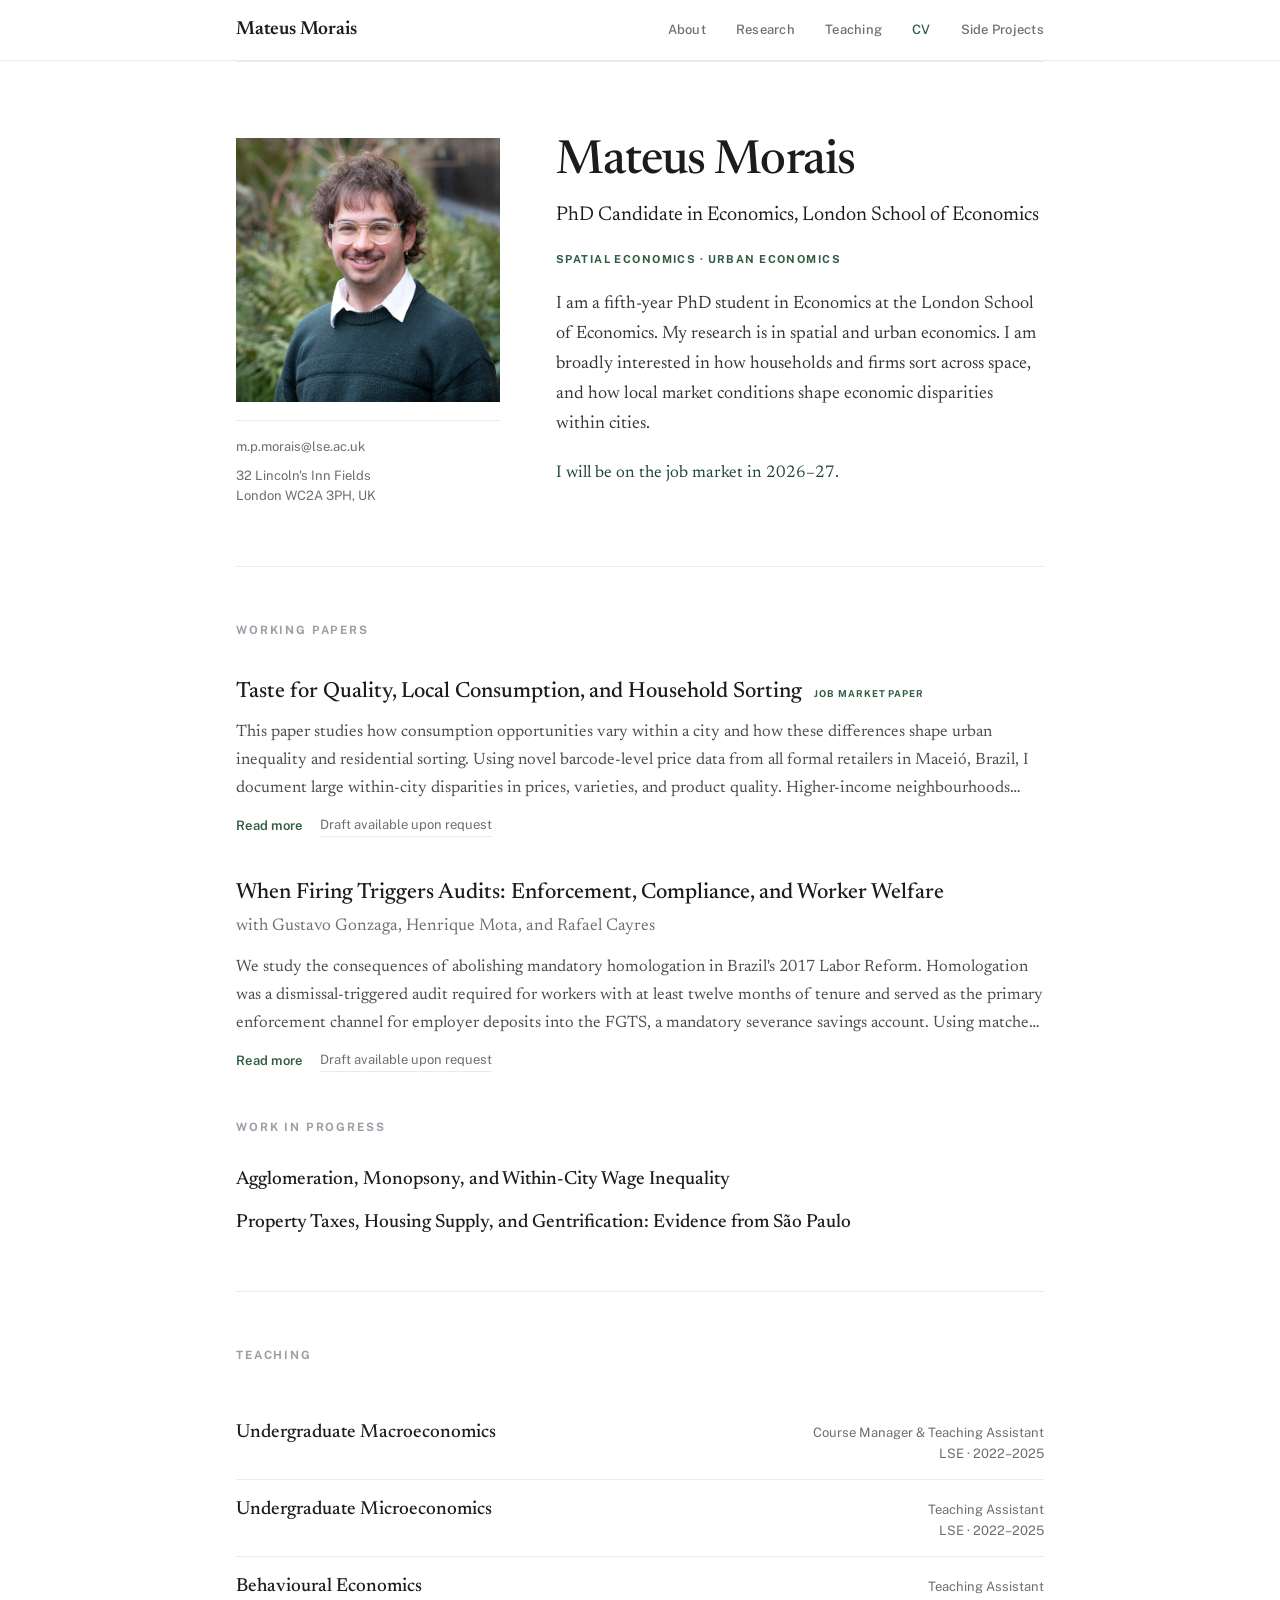
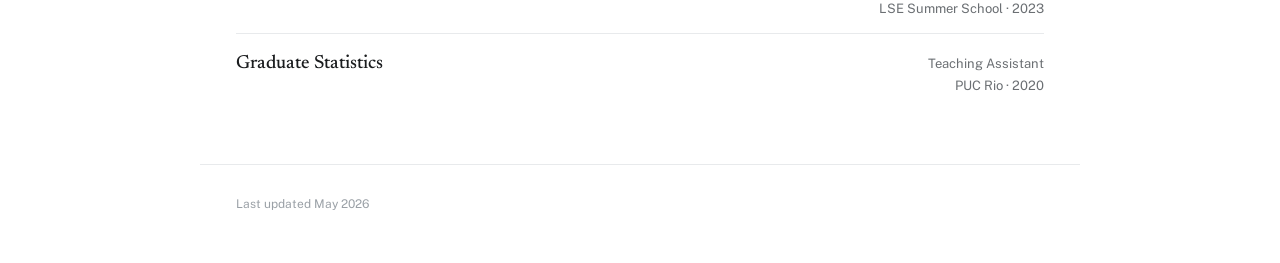
<file: index.html>
<!DOCTYPE html>
<html lang="en">
<head>
  <meta charset="UTF-8">
  <meta name="viewport" content="width=device-width, initial-scale=1.0">
  <meta name="description" content="Mateus Morais – PhD Candidate in Economics at the London School of Economics, researching spatial and urban economics.">
  <title>Mateus Morais</title>
  <!-- Open Graph / social preview -->
  <meta property="og:type" content="profile">
  <meta property="og:url" content="https://mateusmorais.com/">
  <meta property="og:title" content="Mateus Morais – PhD Candidate in Economics">
  <meta property="og:description" content="PhD Candidate in Economics at the London School of Economics. Research in spatial and urban economics. On the job market 2026–27.">
  <meta property="og:image" content="https://mateusmorais.com/photo.jpg">
  <meta property="og:image:width" content="648">
  <meta property="og:image:height" content="648">
  <meta name="twitter:card" content="summary">
  <meta name="twitter:title" content="Mateus Morais – PhD Candidate in Economics">
  <meta name="twitter:description" content="PhD Candidate in Economics at the London School of Economics. Research in spatial and urban economics.">
  <meta name="twitter:image" content="https://mateusmorais.com/photo.jpg">
  <!-- Structured data -->
  <script type="application/ld+json">
  {
    "@context": "https://schema.org",
    "@type": "Person",
    "name": "Mateus Morais",
    "url": "https://mateusmorais.com",
    "image": "https://mateusmorais.com/photo.jpg",
    "jobTitle": "PhD Candidate in Economics",
    "affiliation": {
      "@type": "Organization",
      "name": "London School of Economics"
    },
    "email": "m.p.morais@lse.ac.uk",
    "sameAs": [],
    "description": "PhD Candidate in Economics at the London School of Economics, researching spatial and urban economics."
  }
  </script>
  <!-- Google tag (gtag.js) -->
  <script async src="https://www.googletagmanager.com/gtag/js?id=G-FE8JDE9V4Y"></script>
  <script>
    window.dataLayer = window.dataLayer || [];
    function gtag(){dataLayer.push(arguments);}
    gtag('js', new Date());
    gtag('config', 'G-FE8JDE9V4Y');
  </script>
  <link rel="preconnect" href="https://fonts.googleapis.com">
  <link rel="preconnect" href="https://fonts.gstatic.com" crossorigin>
  <link href="https://fonts.googleapis.com/css2?family=Newsreader:ital,opsz,wght@0,6..72,400;0,6..72,500;0,6..72,600;1,6..72,400;1,6..72,500&family=Public+Sans:wght@400;500;600;700&display=swap" rel="stylesheet">
  <style>
    *, *::before, *::after { box-sizing: border-box; margin: 0; padding: 0; }

    :root {
      --paper:   #ffffff;
      --ink:     #1a1c1e;
      --body:    #34363a;
      --abstract:#4a4d51;
      --muted:   #6b6f73;
      --faint:   #9aa0a6;
      --rule:    #e8eaec;
      --green:   #2f5d43;
      --green-d: #1e4631;
      --nav-h:   60px;
    }

    html { scroll-behavior: smooth; scroll-padding-top: var(--nav-h); }

    body {
      font-family: "Newsreader", Georgia, serif;
      font-optical-sizing: auto;
      font-size: 18px;
      line-height: 1.66;
      color: var(--ink);
      background: var(--paper);
      -webkit-font-smoothing: antialiased;
      text-rendering: optimizeLegibility;
    }

    .sans { font-family: "Public Sans", sans-serif; }

    /* ── Nav ── */
    nav {
      position: sticky; top: 0; z-index: 100;
      background: rgba(255, 255, 255, 0.9);
      backdrop-filter: blur(10px); -webkit-backdrop-filter: blur(10px);
      border-bottom: 1px solid var(--rule);
    }
    .nav-inner {
      max-width: 880px; margin: 0 auto; padding: 0 36px; height: var(--nav-h);
      display: flex; align-items: center; justify-content: space-between; gap: 24px;
    }
    .nav-name {
      font-family: "Newsreader", serif;
      font-size: 19px; font-weight: 600; letter-spacing: -0.01em;
      color: var(--ink); text-decoration: none;
    }
    .nav-links {
      display: flex; flex-wrap: wrap; gap: 12px 30px; align-items: center;
    }
    .nav-links a {
      font-family: "Public Sans", sans-serif;
      font-size: 13px; font-weight: 500; letter-spacing: 0.02em;
      color: var(--muted); text-decoration: none;
      transition: color 0.18s ease;
    }
    .nav-links a:hover { color: var(--green); }
    .nav-links a.nav-cv { color: var(--green); }
    .nav-links a.nav-cv:hover { color: var(--green-d); }

    main { max-width: 880px; margin: 0 auto; padding: 0 36px; }

    /* ── About ── */
    #about { padding: 76px 0 60px; }
    .about-grid {
      display: grid; grid-template-columns: 264px 1fr;
      gap: 56px; align-items: start;
    }
    .about-photo { display: flex; flex-direction: column; }
    .about-photo img {
      width: 100%; height: auto; display: block;
      aspect-ratio: 1 / 1; object-fit: cover; object-position: center top;
    }
    .photo-info {
      margin-top: 18px; padding-top: 16px;
      border-top: 1px solid var(--rule);
      display: flex; flex-direction: column; gap: 9px;
    }
    .photo-info a, .photo-info span {
      font-family: "Public Sans", sans-serif;
      font-size: 13px; line-height: 1.5; color: var(--muted);
      text-decoration: none;
    }
    .photo-info a:hover { color: var(--green); }
    .photo-info-address { display: flex; flex-direction: column; gap: 1px; }

    .about-text h1 {
      font-size: 47px; font-weight: 500; letter-spacing: -0.02em;
      line-height: 1.04; margin-bottom: 12px;
    }
    .about-text .role {
      font-size: 20px; color: var(--ink);
      margin-bottom: 6px;
    }
    .about-text .fields {
      font-family: "Public Sans", sans-serif;
      font-size: 11px; font-weight: 700; letter-spacing: 0.13em;
      text-transform: uppercase; color: var(--green);
      margin: 18px 0 22px;
    }
    .about-text .bio {
      margin-bottom: 15px; color: var(--body); text-wrap: pretty;
    }
    .jm-note {
      margin-top: 20px;
      font-size: 17px; color: var(--green-d);
    }

    /* ── Sections ── */
    section { padding: 54px 0; border-top: 1px solid var(--rule); }

    .section-label {
      font-family: "Public Sans", sans-serif;
      font-size: 11.5px; font-weight: 700; letter-spacing: 0.16em;
      text-transform: uppercase; color: var(--faint);
      margin-bottom: 38px;
    }
    .section-sublabel {
      font-family: "Public Sans", sans-serif;
      font-size: 11.5px; font-weight: 700; letter-spacing: 0.16em;
      text-transform: uppercase; color: var(--faint);
      margin: 46px 0 30px;
    }

    /* ── Papers ── */
    .paper { margin-bottom: 42px; }
    .paper:last-child { margin-bottom: 0; }
    .paper-title-row {
      display: flex; align-items: baseline; gap: 12px; flex-wrap: wrap;
      margin-bottom: 5px;
    }
    .paper-title {
      font-size: 22px; font-weight: 500; line-height: 1.32; color: var(--ink);
    }
    .jmp-badge {
      font-family: "Public Sans", sans-serif;
      font-size: 9.5px; font-weight: 700; letter-spacing: 0.1em;
      text-transform: uppercase; color: var(--green);
      white-space: nowrap; flex-shrink: 0;
    }
    .paper-authors {
      font-size: 17px; color: var(--muted); margin-bottom: 8px;
    }
    .abstract-text {
      font-size: 16.5px; line-height: 1.7; color: var(--abstract);
      margin-top: 11px; text-wrap: pretty;
      display: -webkit-box;
      -webkit-line-clamp: 3;
      -webkit-box-orient: vertical;
      overflow: hidden;
    }
    .abstract-text.expanded {
      display: block;
      -webkit-line-clamp: unset;
      overflow: visible;
    }
    .paper-actions {
      display: flex; align-items: center; flex-wrap: wrap; gap: 18px;
      margin-top: 12px;
      font-family: "Public Sans", sans-serif; font-size: 13px;
    }
    .abstract-toggle {
      background: none; border: none; padding: 0; cursor: pointer;
      font-family: "Public Sans", sans-serif; font-size: 13px; font-weight: 600;
      letter-spacing: 0.02em; color: var(--green);
    }
    .abstract-toggle:hover { color: var(--green-d); }
    .paper-link {
      font-size: 13px; color: var(--muted); text-decoration: none;
      border-bottom: 1px solid var(--rule); padding-bottom: 1px;
    }
    .paper-link:hover { color: var(--green); border-color: var(--green); }

    .wip-title {
      font-size: 19px; font-weight: 500; line-height: 1.4;
      margin-bottom: 16px; text-wrap: pretty;
    }
    .wip-title:last-child { margin-bottom: 0; }

    /* ── Teaching ── */
    .teaching-item {
      display: flex; justify-content: space-between; align-items: baseline;
      flex-wrap: wrap; gap: 4px 24px; padding: 14px 0;
      border-bottom: 1px solid var(--rule);
    }
    .teaching-item:last-child { border-bottom: none; }
    .teaching-course { font-size: 19px; font-weight: 500; }
    .teaching-meta {
      font-family: "Public Sans", sans-serif;
      font-size: 13px; color: var(--muted); text-align: right; flex-shrink: 0;
    }

    footer {
      max-width: 880px; margin: 0 auto;
      padding: 30px 36px 48px; border-top: 1px solid var(--rule);
      font-family: "Public Sans", sans-serif;
      font-size: 12px; color: var(--faint);
    }

    @media (max-width: 720px) {
      body { font-size: 17px; }
      .nav-name { display: none; }
      .nav-links { gap: 12px 18px; }
      .nav-inner, main, footer { padding-left: 22px; padding-right: 22px; }
      .about-grid { grid-template-columns: 1fr; gap: 30px; }
      .about-photo { max-width: 300px; margin: 0 auto; }
      .photo-info { align-items: center; text-align: center; }
      .about-text h1 { font-size: 38px; text-align: center; }
      .about-text .role { text-align: center; }
      .about-text .fields { text-align: center; }
      .teaching-item { flex-direction: column; gap: 2px; }
      .teaching-meta { text-align: left; }
    }
  </style>
</head>
<body>

  <nav>
    <div class="nav-inner">
      <a href="#about" class="nav-name">Mateus Morais</a>
      <div class="nav-links">
        <a href="#about">About</a>
        <a href="#research">Research</a>
        <a href="#teaching">Teaching</a>
        <a href="cv.html" class="nav-cv">CV</a>
        <a href="projects.html">Side Projects</a>
      </div>
    </div>
  </nav>

  <main>

    <section id="about">
      <div class="about-grid">
        <div class="about-photo">
          <img src="photo.jpg" width="648" height="648" alt="Mateus Morais">
          <div class="photo-info">
            <a href="mailto:m.p.morais@lse.ac.uk">m.p.morais@lse.ac.uk</a>
            <div class="photo-info-address">
              <span>32 Lincoln's Inn Fields</span>
              <span>London WC2A 3PH, UK</span>
            </div>
          </div>
        </div>
        <div class="about-text">
          <h1>Mateus Morais</h1>
          <p class="role">PhD Candidate in Economics, London School of Economics</p>
          <p class="fields">Spatial Economics &middot; Urban Economics</p>
          <p class="bio">
            I am a fifth-year PhD student in Economics at the London School of
            Economics. My research is in spatial and urban economics. I am broadly interested in how households and firms sort across space, and how local market conditions shape economic disparities within cities.
          </p>
          <p class="jm-note">I will be on the job market in 2026–27.</p>
        </div>
      </div>
    </section>

    <section id="research">
      <p class="section-label">Working Papers</p>

      <div class="paper">
        <div class="paper-title-row">
          <span class="paper-title">Taste for Quality, Local Consumption, and Household Sorting</span>
          <span class="jmp-badge">Job Market Paper</span>
        </div>
        <p class="abstract-text" id="abs-1">
          This paper studies how consumption opportunities vary within a city and how these
          differences shape urban inequality and residential sorting. Using novel barcode-level
          price data from all formal retailers in Maceió, Brazil, I document large within-city
          disparities in prices, varieties, and product quality. Higher-income neighbourhoods
          offer greater variety and quality at systematically higher prices. To interpret these
          patterns, I develop a quantitative spatial model in which households value varieties
          and quality differently by income, and firms choose both locations and product
          assortments. In this environment, neighbourhood composition affects the market size
          for a given variety, creating consumption externalities: households benefit from
          living near others with similar preferences because it expands the set of varieties
          they can access. The model clarifies how these endogenous differences in product
          availability and pricing generate an amenity that attracts richer households and
          amplifies spatial inequality. A counterfactual that eliminates local shopping frictions
          substantially reduces income-gradient sorting, quantifying how endogenous retail supply
          amplifies spatial inequality through the consumption channel.
        </p>
        <div class="paper-actions">
          <button class="abstract-toggle" data-target="abs-1">Read more</button>
          <a href="mailto:m.p.morais@lse.ac.uk?subject=Draft request: Taste for Quality, Local Consumption, and Household Sorting" class="paper-link">Draft available upon request</a>
        </div>
      </div>

      <div class="paper">
        <div class="paper-title-row">
          <span class="paper-title">When Firing Triggers Audits: Enforcement, Compliance, and Worker Welfare</span>
        </div>
        <p class="paper-authors">with Gustavo Gonzaga, Henrique Mota, and Rafael Cayres</p>
        <p class="abstract-text" id="abs-2">
          We study the consequences of abolishing mandatory homologation in Brazil's 2017 Labor
          Reform. Homologation was a dismissal-triggered audit required for workers with at least
          twelve months of tenure and served as the primary enforcement channel for employer
          deposits into the FGTS, a mandatory severance savings account. Using matched
          employer–employee administrative data and a differences-in-differences design that
          compares workers at 11 versus 12 months of tenure before and after the reform, we find
          that unjustified dismissal rates at 11 months fell by 0.524 percentage points — about
          16% of the pre-reform level. Effects are largest in small firms, low-inspection sectors,
          and among less-educated workers, consistent with non-compliance being more prevalent
          where oversight is weakest. We then estimate a search-and-matching model with learning
          and endogenous compliance, disciplined by the full tenure-hazard profile. Estimated on
          pre-reform data only, the model predicts that the month-11 spike disappears after
          homologation is removed — an out-of-sample prediction confirmed by the data. The model
          implies that routine inspections alone are insufficient to sustain compliance, so the
          reform increases evasion. Although job stability improves, within the model per-worker
          welfare falls by 0.92 monthly wages because the loss of enforced savings contributions
          outweighs the reduction in anticipatory dismissals. Overall, enforcement design matters
          as much as statutory firing costs.
        </p>
        <div class="paper-actions">
          <button class="abstract-toggle" data-target="abs-2">Read more</button>
          <a href="mailto:m.p.morais@lse.ac.uk?subject=Draft request: When Firing Triggers Audits" class="paper-link">Draft available upon request</a>
        </div>
      </div>

      <p class="section-sublabel">Work in Progress</p>

      <p class="wip-title">Agglomeration, Monopsony, and Within-City Wage Inequality</p>
      <p class="wip-title">Property Taxes, Housing Supply, and Gentrification: Evidence from São Paulo</p>

    </section>

    <section id="teaching">
      <p class="section-label">Teaching</p>

      <div class="teaching-item">
        <p class="teaching-course">Undergraduate Macroeconomics</p>
        <p class="teaching-meta">Course Manager &amp; Teaching Assistant<br>LSE · 2022–2025</p>
      </div>
      <div class="teaching-item">
        <p class="teaching-course">Undergraduate Microeconomics</p>
        <p class="teaching-meta">Teaching Assistant<br>LSE · 2022–2025</p>
      </div>
      <div class="teaching-item">
        <p class="teaching-course">Behavioural Economics</p>
        <p class="teaching-meta">Teaching Assistant<br>LSE Summer School · 2023</p>
      </div>
      <div class="teaching-item">
        <p class="teaching-course">Graduate Statistics</p>
        <p class="teaching-meta">Teaching Assistant<br>PUC Rio · 2020</p>
      </div>

    </section>

  </main>

  <footer>Last updated May 2026</footer>

  <script>
    // Abstract toggles + expand tracking
    document.querySelectorAll('.abstract-toggle').forEach(function (btn) {
      var el = document.getElementById(btn.dataset.target);
      btn.addEventListener('click', function () {
        var open = el.classList.toggle('expanded');
        btn.textContent = open ? 'Read less' : 'Read more';
        if (open) {
          var title = btn.closest('.paper').querySelector('.paper-title').textContent.trim();
          gtag('event', 'abstract_expand', { paper_title: title });
        }
      });
    });

    // CV click tracking
    document.querySelector('.nav-cv').addEventListener('click', function () {
      gtag('event', 'cv_click');
    });

    // Paper link click tracking
    document.querySelectorAll('.paper-link').forEach(function (link) {
      link.addEventListener('click', function () {
        var title = link.closest('.paper').querySelector('.paper-title').textContent.trim();
        gtag('event', 'paper_link_click', { paper_title: title });
      });
    });
  </script>

</body>
</html>
</file>
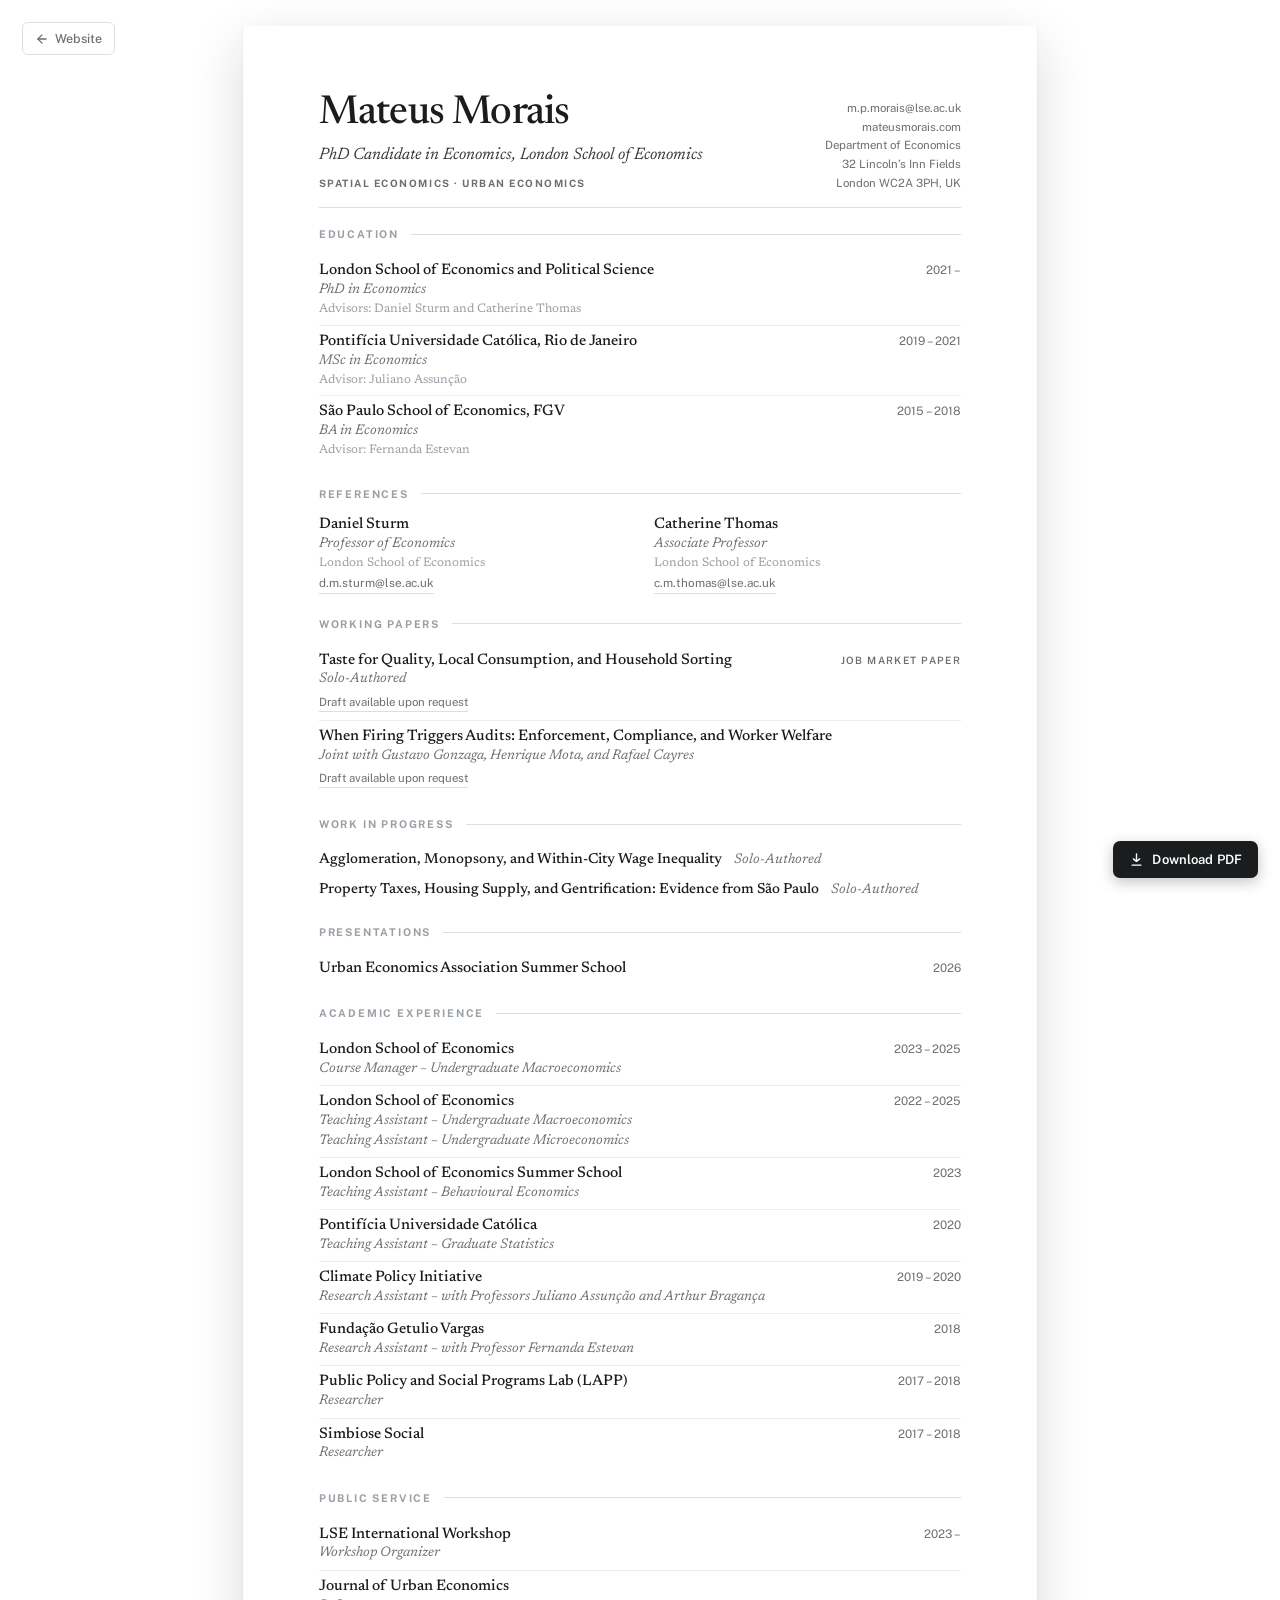
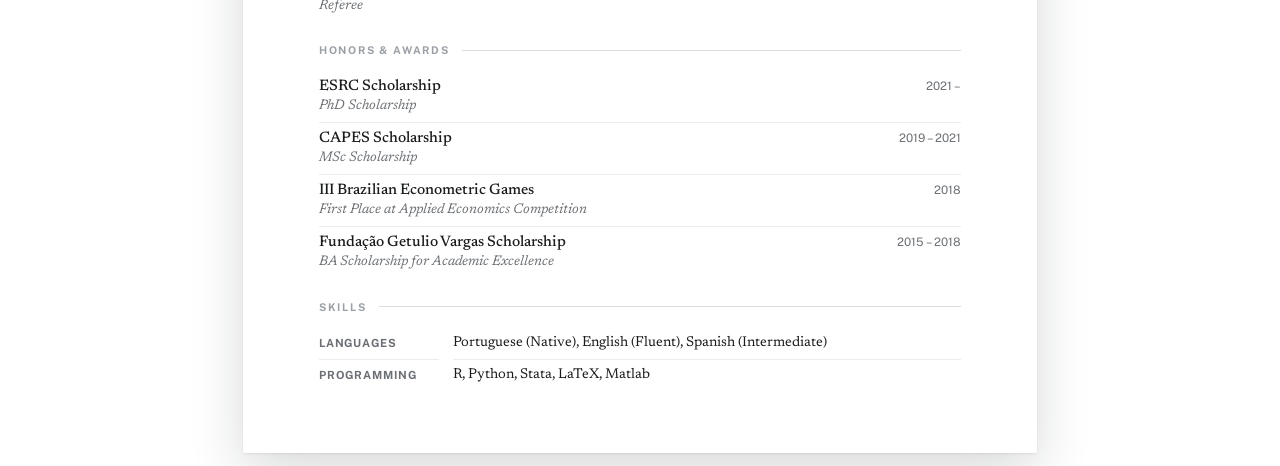
<file: cv.html>
<!DOCTYPE html>
<html lang="en">
<head>
<meta charset="UTF-8">
<meta name="viewport" content="width=device-width, initial-scale=1.0">
<title>Mateus Morais — Curriculum Vitae</title>
<link rel="preconnect" href="https://fonts.googleapis.com"><link rel="preconnect" href="https://fonts.gstatic.com" crossorigin><link href="https://fonts.googleapis.com/css2?family=Newsreader:ital,opsz,wght@0,6..72,400;0,6..72,500;0,6..72,600;1,6..72,400;1,6..72,500&family=Public+Sans:wght@400;500;600;700&display=swap" rel="stylesheet">
<style>
  :root{
  /* Neutral greys, matched to the rest of the site. The previous values were
     warm (hue ~45deg), which read as an olive/green cast next to the other pages. */
  --paper:#ffffff; --ink:#1a1c1e; --muted:#6b6f73; --faint:#9aa0a6;
  --rule:#dcdfe2; --rule-soft:#eaecee; --accent:#1a1c1e; --accent-d:#000000;}
  
*,*::before,*::after{box-sizing:border-box;margin:0;padding:0;}
html{ -webkit-print-color-adjust:exact; print-color-adjust:exact; }
body{ background:#ffffff; font-family:"Newsreader",Georgia,serif; color:var(--ink); -webkit-font-smoothing:antialiased; text-rendering:optimizeLegibility; }
.sans{font-family:"Public Sans",sans-serif;}
a{color:inherit;text-decoration:none;}
.paper{ width:210mm; min-height:297mm; margin:26px auto; background:var(--paper);
  box-shadow:0 1px 2px rgba(0,0,0,.08), 0 18px 50px rgba(20,22,26,.16);
  padding:18mm 20mm 16mm; position:relative; }
@page{ size:A4; margin:15mm 17mm; }
@media print{
  html,body{ background:#fff !important; margin:0 !important; padding:0 !important; }
  .paper{ width:auto !important; min-height:0 !important; margin:0 !important;
          box-shadow:none !important; padding:0 !important; background:#fff !important; }
  .pdfbtn,.backbtn{ display:none !important; }
  /* Let long sections flow across the page break — forcing whole sections to
     stay together left the first page half empty. Keep each entry intact and
     never strand a heading at the foot of a page. */
  section{ break-inside:auto; }
  .row,.ent,.led,.paper>.paper,div.paper,.wip,.cwip,.cpaper,.ref{ break-inside:avoid; }
  .skills{ break-inside:avoid; }
  .slabel,.mlabel,.clabel{ break-after:avoid; }
  .hd{ break-after:avoid; }
}
/* floating download control — screen only */
.pdfbtn{ position:fixed; right:22px; bottom:22px; z-index:50; font-family:"Public Sans",sans-serif;
  font-size:13px; font-weight:600; letter-spacing:0.01em; color:#fff; background:var(--accent);
  border:none; border-radius:7px; padding:11px 16px; cursor:pointer; display:flex; align-items:center; gap:8px;
  box-shadow:0 4px 14px rgba(20,22,26,.26); transition:background .15s, transform .15s; }
.pdfbtn:hover{ background:var(--accent-d); transform:translateY(-1px); }
.pdfbtn svg{ width:15px; height:15px; }
@media print{ @page{ size:A4; margin:15mm 17mm; } }

  .paper{ font-size:10.6pt; line-height:1.5; }
  .hd{ display:flex; justify-content:space-between; align-items:flex-end; gap:34px;
       padding-bottom:16px; border-bottom:1px solid var(--rule); }
  .hd h1{ font-weight:500; font-size:30pt; letter-spacing:-0.02em; line-height:1; }
  .hd .role{ font-style:italic; font-size:12.5pt; color:#34363a; margin-top:9px; }
  .hd .fields{ font-size:7.6pt; font-weight:700; letter-spacing:0.15em; text-transform:uppercase; color:var(--muted); margin-top:8px; }
  .hd-contact{ display:flex; flex-direction:column; gap:2px; text-align:right; font-size:8.6pt; color:var(--muted); line-height:1.45; }
  .hd-contact a:hover{ color:var(--accent); }
  section{ padding:18px 0 2px; }
  .slabel{ font-size:8pt; font-weight:700; letter-spacing:0.17em; text-transform:uppercase; color:var(--faint);
           display:flex; align-items:center; gap:12px; margin-bottom:13px; }
  .slabel::after{ content:""; flex:1; height:1px; background:var(--rule); }
  .row{ display:flex; justify-content:space-between; align-items:baseline; gap:20px; padding:6px 0; }
  .row + .row{ border-top:1px solid var(--rule-soft); }
  .row-d{ flex-shrink:0; font-size:8.8pt; color:var(--muted); white-space:nowrap; padding-top:1px; }
  .t{ font-weight:500; font-size:11.4pt; line-height:1.3; }
  .s{ font-style:italic; color:var(--muted); font-size:10.4pt; line-height:1.4; }
  .n{ font-size:9.2pt; color:var(--faint); }
  .ptitle{ font-weight:500; font-size:11.6pt; }
  .ptitle.sm{ font-size:10.8pt; }
  .refgrid{ display:grid; grid-template-columns:repeat(auto-fit,minmax(220px,1fr)); gap:18px 28px; }
  .rmail{ font-size:8.8pt; color:var(--muted); display:inline-block; margin-top:3px; border-bottom:1px solid var(--rule); }
  .paper .paper{}
  section .paper{ margin-bottom:14px; }
  .paper{ }
  div.paper{ margin-bottom:13px; }
  div.paper:last-child{ margin-bottom:0; }
  .ptop{ display:flex; align-items:baseline; gap:10px; flex-wrap:wrap; }
  /* No box: a quiet letterspaced label reads as a marker, not a UI chip. */
  .badge{ font-size:7.6pt; font-weight:600; letter-spacing:0.14em; text-transform:uppercase;
          color:var(--muted); white-space:nowrap; }
  .draft{ font-size:8.6pt; color:var(--muted); border-bottom:1px solid var(--rule); display:inline-block; margin-top:4px; }
  .draft:hover{ color:var(--accent); border-color:var(--accent); }
  .wip{ display:flex; flex-wrap:wrap; align-items:baseline; gap:12px; padding:4px 0; }
  .skills{ display:grid; grid-template-columns:120px minmax(0,1fr); gap:0 14px; }
  .sk-l{ font-size:8.4pt; font-weight:700; letter-spacing:0.08em; text-transform:uppercase; color:var(--muted); padding:7px 0 5px; }
  .sk-v{ font-size:10.6pt; padding:5px 0; }
  .skills > *:nth-child(n+3){ border-top:1px solid var(--rule-soft); }

  /* screen-only fallback so the A4 sheet never overflows small viewports */
  @media screen and (max-width:230mm){
    .paper{ width:auto; max-width:210mm; min-height:0; margin:0 auto; padding:26px 22px 32px;
            box-shadow:none; }
  }
  @media screen and (max-width:520px){
    .hd{ flex-direction:column; align-items:flex-start; gap:14px; }
    .hd-contact{ text-align:left; }
    .row{ flex-direction:column; align-items:flex-start; gap:2px; }
    .row-d{ padding-top:0; }
  }
  </style>
</head>
<body>
<div class="paper">
<header class="hd">
    <div class="hd-main">
      <h1>Mateus Morais</h1>
      <p class="role">PhD Candidate in Economics, London School of Economics</p>
      <p class="fields sans">Spatial Economics · Urban Economics</p>
    </div>
    <div class="hd-contact sans">
      <a href="mailto:m.p.morais@lse.ac.uk">m.p.morais@lse.ac.uk</a>
      <a href="https://mateusmorais.com">mateusmorais.com</a>
      <span>Department of Economics</span>
      <span>32 Lincoln’s Inn Fields</span>
      <span>London WC2A 3PH, UK</span>
    </div>
  </header><section><p class="slabel sans">Education</p><div class="row"><div class="row-l"><p class="t">London School of Economics and Political Science</p><p class="s">PhD in Economics</p><p class="n">Advisors: Daniel Sturm and Catherine Thomas</p></div><div class="row-d sans">2021 –</div></div><div class="row"><div class="row-l"><p class="t">Pontifícia Universidade Católica, Rio de Janeiro</p><p class="s">MSc in Economics</p><p class="n">Advisor: Juliano Assunção</p></div><div class="row-d sans">2019 – 2021</div></div><div class="row"><div class="row-l"><p class="t">São Paulo School of Economics, FGV</p><p class="s">BA in Economics</p><p class="n">Advisor: Fernanda Estevan</p></div><div class="row-d sans">2015 – 2018</div></div></section><section><p class="slabel sans">References</p><div class="refgrid"><div class="ref"><p class="t">Daniel Sturm</p><p class="s">Professor of Economics</p><p class="n">London School of Economics</p><a class="rmail sans" href="mailto:d.m.sturm@lse.ac.uk">d.m.sturm@lse.ac.uk</a></div><div class="ref"><p class="t">Catherine Thomas</p><p class="s">Associate Professor</p><p class="n">London School of Economics</p><a class="rmail sans" href="mailto:c.m.thomas@lse.ac.uk">c.m.thomas@lse.ac.uk</a></div></div></section><section><p class="slabel sans">Working Papers</p><div class="row"><div class="row-l"><p class="t">Taste for Quality, Local Consumption, and Household Sorting</p><p class="s">Solo-Authored</p><a class="draft sans" href="mailto:m.p.morais@lse.ac.uk?subject=Draft request: Taste for Quality, Local Consumption, and Household Sorting">Draft available upon request</a></div><div class="row-d sans"><span class="badge sans">Job Market Paper</span></div></div><div class="row"><div class="row-l"><p class="t">When Firing Triggers Audits: Enforcement, Compliance, and Worker Welfare</p><p class="s">Joint with Gustavo Gonzaga, Henrique Mota, and Rafael Cayres</p><a class="draft sans" href="mailto:m.p.morais@lse.ac.uk?subject=Draft request: When Firing Triggers Audits">Draft available upon request</a></div><div class="row-d sans"></div></div></section><section><p class="slabel sans">Work in Progress</p><div class="wip"><p class="ptitle sm">Agglomeration, Monopsony, and Within-City Wage Inequality</p><span class="s">Solo-Authored</span></div><div class="wip"><p class="ptitle sm">Property Taxes, Housing Supply, and Gentrification: Evidence from São Paulo</p><span class="s">Solo-Authored</span></div></section><section><p class="slabel sans">Presentations</p><div class="row"><div class="row-l"><p class="t">Urban Economics Association Summer School</p></div><div class="row-d sans">2026</div></div></section><section><p class="slabel sans">Academic Experience</p><div class="row"><div class="row-l"><p class="t">London School of Economics</p><p class="s">Course Manager – Undergraduate Macroeconomics</p></div><div class="row-d sans">2023 – 2025</div></div><div class="row"><div class="row-l"><p class="t">London School of Economics</p><p class="s">Teaching Assistant – Undergraduate Macroeconomics</p><p class="s">Teaching Assistant – Undergraduate Microeconomics</p></div><div class="row-d sans">2022 – 2025</div></div><div class="row"><div class="row-l"><p class="t">London School of Economics Summer School</p><p class="s">Teaching Assistant – Behavioural Economics</p></div><div class="row-d sans">2023</div></div><div class="row"><div class="row-l"><p class="t">Pontifícia Universidade Católica</p><p class="s">Teaching Assistant – Graduate Statistics</p></div><div class="row-d sans">2020</div></div><div class="row"><div class="row-l"><p class="t">Climate Policy Initiative</p><p class="s">Research Assistant – with Professors Juliano Assunção and Arthur Bragança</p></div><div class="row-d sans">2019 – 2020</div></div><div class="row"><div class="row-l"><p class="t">Fundação Getulio Vargas</p><p class="s">Research Assistant – with Professor Fernanda Estevan</p></div><div class="row-d sans">2018</div></div><div class="row"><div class="row-l"><p class="t">Public Policy and Social Programs Lab (LAPP)</p><p class="s">Researcher</p></div><div class="row-d sans">2017 – 2018</div></div><div class="row"><div class="row-l"><p class="t">Simbiose Social</p><p class="s">Researcher</p></div><div class="row-d sans">2017 – 2018</div></div></section><section><p class="slabel sans">Public Service</p><div class="row"><div class="row-l"><p class="t">LSE International Workshop</p><p class="s">Workshop Organizer</p></div><div class="row-d sans">2023 –</div></div><div class="row"><div class="row-l"><p class="t">Journal of Urban Economics</p><p class="s">Referee</p></div><div class="row-d sans"></div></div></section><section><p class="slabel sans">Honors &amp; Awards</p><div class="row"><div class="row-l"><p class="t">ESRC Scholarship</p><p class="s">PhD Scholarship</p></div><div class="row-d sans">2021 –</div></div><div class="row"><div class="row-l"><p class="t">CAPES Scholarship</p><p class="s">MSc Scholarship</p></div><div class="row-d sans">2019 – 2021</div></div><div class="row"><div class="row-l"><p class="t">III Brazilian Econometric Games</p><p class="s">First Place at Applied Economics Competition</p></div><div class="row-d sans">2018</div></div><div class="row"><div class="row-l"><p class="t">Fundação Getulio Vargas Scholarship</p><p class="s">BA Scholarship for Academic Excellence</p></div><div class="row-d sans">2015 – 2018</div></div></section><section><p class="slabel sans">Skills</p><div class="skills"><span class="sk-l sans">Languages</span><span class="sk-v">Portuguese (Native), English (Fluent), Spanish (Intermediate)</span><span class="sk-l sans">Programming</span><span class="sk-v">R, Python, Stata, LaTeX, Matlab</span></div></section>
</div>
<a href="index.html" class="backbtn sans" style="position:fixed;top:22px;left:22px;z-index:50;text-decoration:none;font-family:'Public Sans',sans-serif;font-size:12.5px;font-weight:500;color:#6b6f73;display:flex;align-items:center;gap:6px;padding:8px 12px;border-radius:6px;background:rgba(255,255,255,0.85);backdrop-filter:blur(6px);border:1px solid #dcdfe2;transition:color .15s;">
<svg width="14" height="14" viewBox="0 0 24 24" fill="none" stroke="currentColor" stroke-width="2.2" stroke-linecap="round" stroke-linejoin="round"><path d="M19 12H5"/><path d="m12 19-7-7 7-7"/></svg>
Website</a>
<a href="cv.pdf" download class="pdfbtn sans" style="text-decoration:none;">
<svg viewBox="0 0 24 24" fill="none" stroke="currentColor" stroke-width="2.2" stroke-linecap="round" stroke-linejoin="round"><path d="M12 3v12"/><path d="m7 11 5 4 5-4"/><path d="M5 21h14"/></svg>
Download PDF</a>
</body>
</html>
</file>
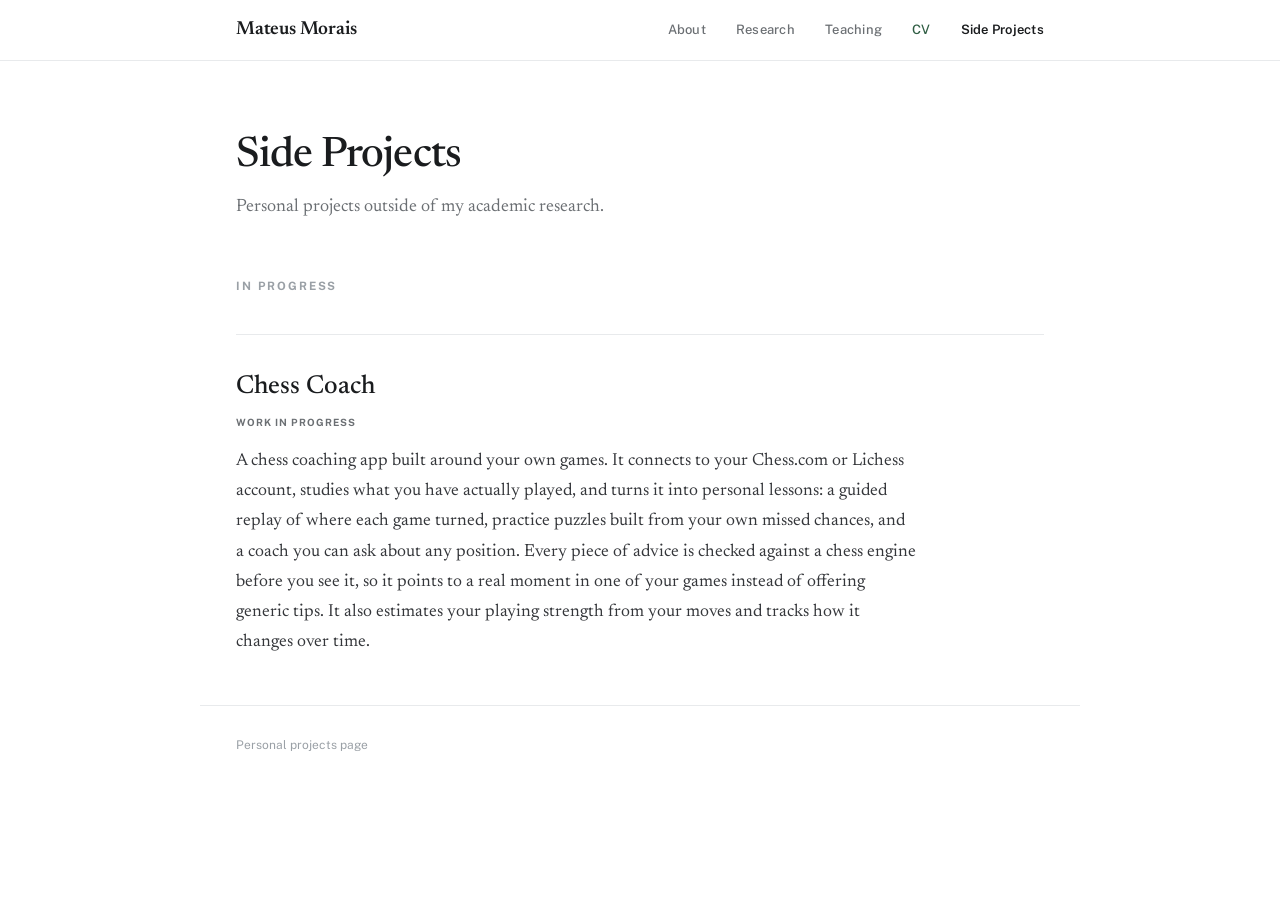
<file: projects.html>
<!DOCTYPE html>
<html lang="en">
<head>
  <meta charset="UTF-8">
  <meta name="viewport" content="width=device-width, initial-scale=1.0">
  <meta name="description" content="Side projects by Mateus Morais – personal projects outside of academic research.">
  <title>Side Projects – Mateus Morais</title>
  <link rel="preconnect" href="https://fonts.googleapis.com">
  <link rel="preconnect" href="https://fonts.gstatic.com" crossorigin>
  <link href="https://fonts.googleapis.com/css2?family=Newsreader:ital,opsz,wght@0,6..72,400;0,6..72,500;0,6..72,600;1,6..72,400;1,6..72,500&family=Public+Sans:wght@400;500;600;700&display=swap" rel="stylesheet">
  <!-- Google tag (gtag.js) -->
  <script async src="https://www.googletagmanager.com/gtag/js?id=G-FE8JDE9V4Y"></script>
  <script>
    window.dataLayer = window.dataLayer || [];
    function gtag(){dataLayer.push(arguments);}
    gtag('js', new Date());
    gtag('config', 'G-FE8JDE9V4Y');
  </script>
  <style>
    *, *::before, *::after { box-sizing: border-box; margin: 0; padding: 0; }

    :root {
      --paper:   #ffffff;
      --ink:     #1a1c1e;
      --body:    #34363a;
      --muted:   #6b6f73;
      --faint:   #9aa0a6;
      --rule:    #e8eaec;
      --green:   #2f5d43;
      --green-d: #1e4631;
      --nav-h:   60px;
    }

    html { scroll-behavior: smooth; }

    body {
      font-family: "Newsreader", Georgia, serif;
      font-optical-sizing: auto;
      font-size: 18px;
      line-height: 1.66;
      color: var(--ink);
      background: var(--paper);
      -webkit-font-smoothing: antialiased;
      text-rendering: optimizeLegibility;
    }

    /* ── Nav ── */
    nav {
      position: sticky; top: 0; z-index: 100;
      background: rgba(255, 255, 255, 0.9);
      backdrop-filter: blur(10px); -webkit-backdrop-filter: blur(10px);
      border-bottom: 1px solid var(--rule);
    }
    .nav-inner {
      max-width: 880px; margin: 0 auto; padding: 0 36px; height: var(--nav-h);
      display: flex; align-items: center; justify-content: space-between; gap: 24px;
    }
    .nav-name {
      font-family: "Newsreader", serif;
      font-size: 19px; font-weight: 600; letter-spacing: -0.01em;
      color: var(--ink); text-decoration: none;
    }
    .nav-links {
      display: flex; flex-wrap: wrap; gap: 12px 30px; align-items: center;
    }
    .nav-links a {
      font-family: "Public Sans", sans-serif;
      font-size: 13px; font-weight: 500; letter-spacing: 0.02em;
      color: var(--muted); text-decoration: none;
      transition: color 0.18s ease;
    }
    .nav-links a:hover { color: var(--green); }
    .nav-links a.nav-cv { color: var(--green); }
    .nav-links a.nav-cv:hover { color: var(--green-d); }
    .nav-links a.nav-active { color: var(--ink); font-weight: 600; }

    main { max-width: 880px; margin: 0 auto; padding: 0 36px; }

    /* ── Page header ── */
    .page-header { padding: 72px 0 54px; }
    .page-header h1 {
      font-size: 42px; font-weight: 500; letter-spacing: -0.02em;
      line-height: 1.1; margin-bottom: 14px;
    }
    .page-header p {
      font-size: 18px; color: var(--muted); max-width: 520px;
    }

    /* ── Section label ── */
    .section-label {
      font-family: "Public Sans", sans-serif;
      font-size: 11.5px; font-weight: 700; letter-spacing: 0.16em;
      text-transform: uppercase; color: var(--faint);
      margin-bottom: 38px;
    }

    /* ── Project ── */
    .project {
      padding: 36px 0 48px;
      border-top: 1px solid var(--rule);
    }
    .project-title {
      font-size: 26px; font-weight: 500; line-height: 1.25;
      margin-bottom: 10px; color: var(--ink);
    }
    .project-status {
      font-family: "Public Sans", sans-serif;
      font-size: 10px; font-weight: 700; letter-spacing: 0.1em;
      text-transform: uppercase; color: var(--muted);
      margin-bottom: 16px;
    }
    .project-desc {
      font-size: 17.5px; line-height: 1.72; color: var(--body);
      margin-bottom: 20px; max-width: 680px; text-wrap: pretty;
    }
    .project-desc:last-child { margin-bottom: 0; }

    footer {
      max-width: 880px; margin: 0 auto;
      padding: 30px 36px 48px; border-top: 1px solid var(--rule);
      font-family: "Public Sans", sans-serif;
      font-size: 12px; color: var(--faint);
    }

    @media (max-width: 720px) {
      body { font-size: 17px; }
      .nav-name { display: none; }
      .nav-links { gap: 12px 18px; }
      .nav-inner, main, footer { padding-left: 22px; padding-right: 22px; }
      .page-header h1 { font-size: 32px; }
    }
  </style>
</head>
<body>

  <nav>
    <div class="nav-inner">
      <a href="index.html" class="nav-name">Mateus Morais</a>
      <div class="nav-links">
        <a href="index.html#about">About</a>
        <a href="index.html#research">Research</a>
        <a href="index.html#teaching">Teaching</a>
        <a href="cv.html" class="nav-cv">CV</a>
        <a href="projects.html" class="nav-active">Side Projects</a>
      </div>
    </div>
  </nav>

  <main>

    <div class="page-header">
      <h1>Side Projects</h1>
      <p>Personal projects outside of my academic research.</p>
    </div>

    <p class="section-label">In Progress</p>

    <div class="project">
      <p class="project-title">Chess Coach</p>
      <p class="project-status">Work in progress</p>
      <p class="project-desc">
        A chess coaching app built around your own games. It connects to your
        Chess.com or Lichess account, studies what you have actually played, and
        turns it into personal lessons: a guided replay of where each game
        turned, practice puzzles built from your own missed chances, and a coach
        you can ask about any position. Every piece of advice is checked against a
        chess engine before you see it, so it points to a real moment in one of
        your games instead of offering generic tips. It also estimates your playing
        strength from your moves and tracks how it changes over time.
      </p>
    </div>

  </main>

  <footer>Personal projects page</footer>

</body>
</html>
</file>
